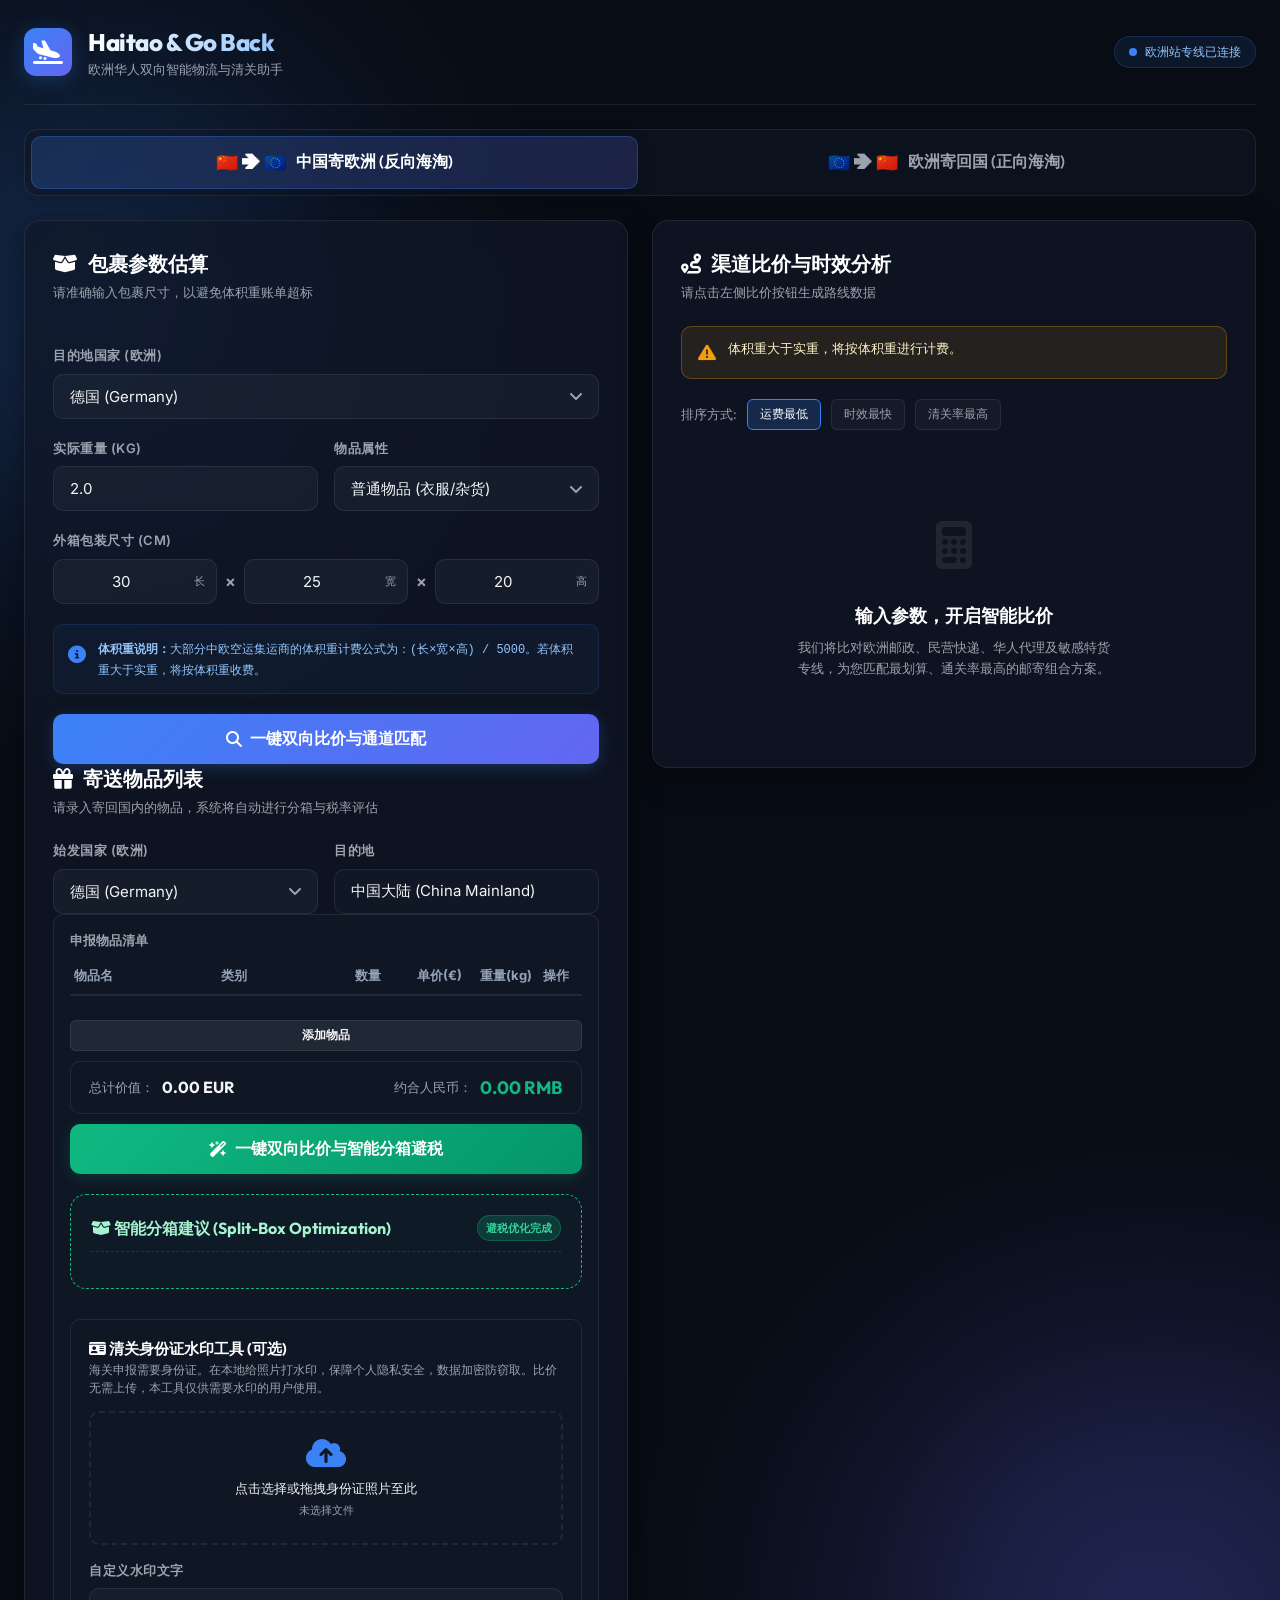
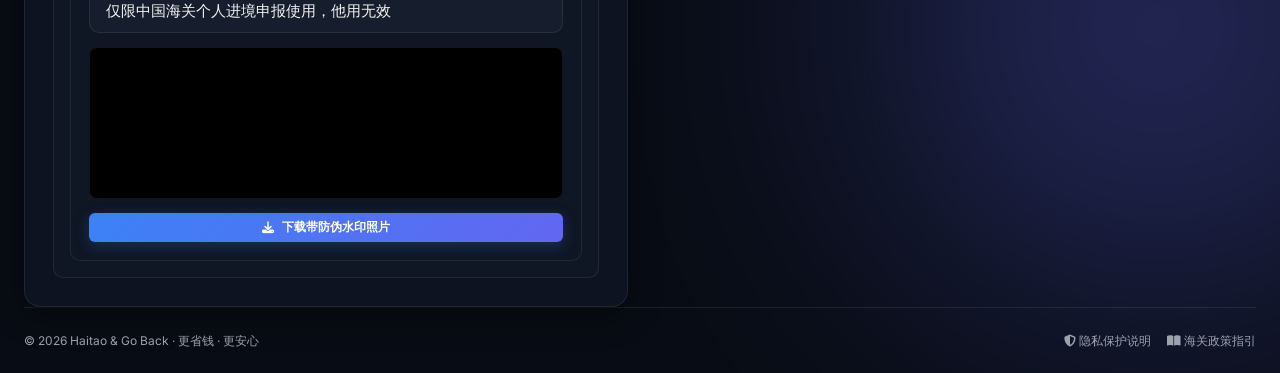
<file: index.html>
<!DOCTYPE html>
<html lang="zh-CN">
<head>
    <meta charset="UTF-8">
    <meta name="viewport" content="width=device-width, initial-scale=1.0">
    <title>Haitao & Go Back - 欧洲华人双向转运与清关比价智能工具</title>
    <!-- Google Fonts -->
    <link rel="preconnect" href="https://fonts.googleapis.com">
    <link rel="preconnect" href="https://fonts.gstatic.com" crossorigin>
    <link href="https://fonts.googleapis.com/css2?family=Inter:wght@300;400;500;600;700&family=Outfit:wght@400;500;600;700;800&display=swap" rel="stylesheet">
    <!-- FontAwesome for icons -->
    <link rel="stylesheet" href="https://cdnjs.cloudflare.com/ajax/libs/font-awesome/6.4.0/css/all.min.css">
    <link rel="stylesheet" href="style.css">
</head>
<body>
    <div class="background-decor blur-circle-1"></div>
    <div class="background-decor blur-circle-2"></div>

    <div class="app-container">
        <!-- Header -->
        <header class="app-header">
            <div class="logo-area">
                <div class="logo-icon"><i class="fa-solid fa-plane-arrival"></i></div>
                <div class="logo-text">
                    <h1>Haitao & Go Back</h1>
                    <p>欧洲华人双向智能物流与清关助手</p>
                </div>
            </div>
            <div class="header-badge">
                <span class="pulse-indicator"></span>
                <span>欧洲站专线已连接</span>
            </div>
        </header>

        <!-- Navigation Tabs -->
        <div class="mode-tabs">
            <button class="tab-btn active" id="tab-c2e" onclick="switchMode('c2e')">
                <span class="flag-icon">🇨🇳 ➔ 🇪🇺</span>
                <span class="tab-title">中国寄欧洲 (反向海淘)</span>
            </button>
            <button class="tab-btn" id="tab-e2c" onclick="switchMode('e2c')">
                <span class="flag-icon">🇪🇺 ➔ 🇨🇳</span>
                <span class="tab-title">欧洲寄回国 (正向海淘)</span>
            </button>
        </div>

        <main class="main-content">
            <!-- LEFT PANEL: Inputs (Changes Dynamically) -->
            <section class="panel input-panel">
                <!-- Mode 1: China to Europe Form -->
                <div id="form-c2e" class="mode-form active">
                    <div class="panel-header">
                        <h2><i class="fa-solid fa-box-open"></i> 包裹参数估算</h2>
                        <p>请准确输入包裹尺寸，以避免体积重账单超标</p>
                    </div>

                    <div class="form-group">
                        <label for="c2e-country">目的地国家 (欧洲)</label>
                        <div class="select-wrapper">
                            <select id="c2e-country">
                                <optgroup label="西欧 / 中欧 (Central & Western Europe)">
                                    <option value="DE">德国 (Germany)</option>
                                    <option value="FR">法国 (France)</option>
                                    <option value="GB">英国 (United Kingdom)</option>
                                    <option value="NL">荷兰 (Netherlands)</option>
                                    <option value="BE">比利时 (Belgium)</option>
                                    <option value="CH">瑞士 (Switzerland)</option>
                                    <option value="AT">奥地利 (Austria)</option>
                                    <option value="IE">爱尔兰 (Ireland)</option>
                                </optgroup>
                                <optgroup label="北欧 (Northern Europe)">
                                    <option value="DK">丹麦 (Denmark)</option>
                                    <option value="SE">瑞典 (Sweden)</option>
                                    <option value="NO">挪威 (Norway)</option>
                                    <option value="FI">芬兰 (Finland)</option>
                                    <option value="IS">冰岛 (Iceland)</option>
                                </optgroup>
                                <optgroup label="南欧 (Southern Europe)">
                                    <option value="IT">意大利 (Italy)</option>
                                    <option value="ES">西班牙 (Spain)</option>
                                    <option value="PT">葡萄牙 (Portugal)</option>
                                    <option value="GR">希腊 (Greece)</option>
                                </optgroup>
                                <optgroup label="东欧 (Eastern Europe)">
                                    <option value="PL">波兰 (Poland)</option>
                                    <option value="CZ">捷克 (Czech Republic)</option>
                                    <option value="HU">匈牙利 (Hungary)</option>
                                </optgroup>
                            </select>
                        </div>
                    </div>

                    <div class="form-row">
                        <div class="form-group col-6">
                            <label for="c2e-weight">实际重量 (kg)</label>
                            <input type="number" id="c2e-weight" placeholder="如: 2.5" step="0.1" min="0.1" value="2.0">
                        </div>
                        <div class="form-group col-6">
                            <label for="c2e-cargo-type">物品属性</label>
                            <div class="select-wrapper">
                                <select id="c2e-cargo-type">
                                    <option value="normal">普通物品 (衣服/杂货)</option>
                                    <option value="food">食品/非处方药 (特货专线)</option>
                                    <option value="battery">带电数码/电池 (磁检线)</option>
                                    <option value="luxury">轻奢品/大牌 (税金保障线)</option>
                                </select>
                            </div>
                        </div>
                    </div>

                    <div class="form-group">
                        <label>外箱包装尺寸 (cm)</label>
                        <div class="dim-inputs">
                            <div class="dim-field">
                                <input type="number" id="c2e-length" placeholder="长" value="30">
                                <span>长</span>
                            </div>
                            <span class="multiply-sign">×</span>
                            <div class="dim-field">
                                <input type="number" id="c2e-width" placeholder="宽" value="25">
                                <span>宽</span>
                            </div>
                            <span class="multiply-sign">×</span>
                            <div class="dim-field">
                                <input type="number" id="c2e-height" placeholder="高" value="20">
                                <span>高</span>
                            </div>
                        </div>
                    </div>

                    <div class="helper-box">
                        <div class="helper-icon"><i class="fa-solid fa-circle-info"></i></div>
                        <div class="helper-text">
                            <p><strong>体积重说明：</strong>大部分中欧空运集运商的体积重计费公式为：<code>(长×宽×高) / 5000</code>。若体积重大于实重，将按体积重收费。</p>
                        </div>
                    </div>

                    <button class="btn-primary" onclick="calculateChinaToEurope()">
                        <i class="fa-solid fa-magnifying-glass"></i> 一键双向比价与通道匹配
                    </button>
                </div>

                <!-- Mode 2: Europe to China Form -->
                <div id="form-e2c" class="mode-form">
                    <div class="panel-header">
                        <h2><i class="fa-solid fa-gift"></i> 寄送物品列表</h2>
                        <p>请录入寄回国内的物品，系统将自动进行分箱与税率评估</p>
                    </div>

                    <div class="form-row">
                        <div class="form-group col-6">
                            <label for="e2c-origin">始发国家 (欧洲)</label>
                            <div class="select-wrapper">
                                <select id="e2c-origin">
                                    <optgroup label="西欧 / 中欧 (Central & Western Europe)">
                                        <option value="DE">德国 (Germany)</option>
                                        <option value="FR">法国 (France)</option>
                                        <option value="GB">英国 (United Kingdom)</option>
                                        <option value="NL">荷兰 (Netherlands)</option>
                                        <option value="BE">比利时 (Belgium)</option>
                                        <option value="CH">瑞士 (Switzerland)</option>
                                        <option value="AT">奥地利 (Austria)</option>
                                        <option value="IE">爱尔兰 (Ireland)</option>
                                    </optgroup>
                                    <optgroup label="北欧 (Northern Europe)">
                                        <option value="DK">丹麦 (Denmark)</option>
                                        <option value="SE">瑞典 (Sweden)</option>
                                        <option value="NO">挪威 (Norway)</option>
                                        <option value="FI">芬兰 (Finland)</option>
                                        <option value="IS">冰岛 (Iceland)</option>
                                    </optgroup>
                                    <optgroup label="南欧 (Southern Europe)">
                                        <option value="IT">意大利 (Italy)</option>
                                        <option value="ES">西班牙 (Spain)</option>
                                        <option value="PT">葡萄牙 (Portugal)</option>
                                        <option value="GR">希腊 (Greece)</option>
                                    </optgroup>
                                    <optgroup label="东欧 (Eastern Europe)">
                                        <option value="PL">波兰 (Poland)</option>
                                        <option value="CZ">捷克 (Czech Republic)</option>
                                        <option value="HU">匈牙利 (Hungary)</option>
                                    </optgroup>
                                </select>
                            </div>
                        </div>
                        <div class="form-group col-6">
                            <label for="e2c-dest">目的地</label>
                            <input type="text" id="e2c-dest" value="中国大陆 (China Mainland)" readonly class="readonly-input">
                        </div>
                    </div>

                    <!-- Dynamic Item Table -->
                    <div class="item-list-container">
                        <label>申报物品清单</label>
                        <div class="item-header-row">
                            <span>物品名</span>
                            <span>类别</span>
                            <span>数量</span>
                            <span>单价(€)</span>
                            <span>重量(kg)</span>   <!-- 新增 -->
                            <span>操作</span>
                        </div>
                        <div id="items-container"></div>
                        <button class="btn-secondary btn-sm" onclick="addItemRow()">添加物品</button>

                    <!-- Live Summary Stat Box -->
                    <div class="summary-stats-box">
                        <div class="stat-item">
                            <span class="stat-label">总计价值：</span>
                            <span class="stat-val" id="total-val-display">0.00 EUR</span>
                        </div>
                        <div class="stat-item">
                            <span class="stat-label">约合人民币：</span>
                            <span class="stat-val Highlight" id="total-cny-display">0.00 RMB</span>
                        </div>
                    </div>

                    <div class="action-buttons-group">
                        <button class="btn-success" onclick="optimizeSplitBox()">
                            <i class="fa-solid fa-wand-magic-sparkles"></i> 一键双向比价与智能分箱避税
                        </button>
                    </div>

                    <!-- Split Box Recommendation Display -->
                    <div id="split-box-result-wrapper" class="split-box-wrapper hide">
                        <div class="split-header">
                            <h3><i class="fa-solid fa-box-open"></i> 智能分箱建议 (Split-Box Optimization)</h3>
                            <span class="badge badge-success">避税优化完成</span>
                        </div>
                        <div id="split-packages-container">
                            <!-- Packages list populated dynamically -->
                        </div>
                    </div>

                    <!-- ID Card Watermark Panel -->
                    <div class="id-uploader-section">
                        <div class="section-title">
                            <h3><i class="fa-solid fa-id-card"></i> 清关身份证水印工具 (可选)</h3>
                            <p>海关申报需要身份证。在本地给照片打水印，保障个人隐私安全，数据加密防窃取。比价无需上传，本工具仅供需要水印的用户使用。</p>
                        </div>
                        
                        <div class="upload-dropzone" onclick="document.getElementById('id-file-input').click()">
                            <i class="fa-solid fa-cloud-arrow-up"></i>
                            <p>点击选择或拖拽身份证照片至此</p>
                            <span class="file-info" id="file-info-text">未选择文件</span>
                            <input type="file" id="id-file-input" accept="image/*" style="display: none;" onchange="handleIDUpload(event)">
                        </div>

                        <div class="watermark-controls hide" id="watermark-controls">
                            <div class="form-group">
                                <label for="watermark-text">自定义水印文字</label>
                                <input type="text" id="watermark-text" value="仅限中国海关个人进境申报使用，他用无效" oninput="drawWatermark()">
                            </div>
                            <div class="canvas-preview-container">
                                <canvas id="watermark-canvas"></canvas>
                            </div>
                            <button class="btn-primary btn-sm" onclick="downloadWatermarkedImage()">
                                <i class="fa-solid fa-download"></i> 下载带防伪水印照片
                            </button>
                        </div>
                    </div>
                </div>
            </section>

            <!-- RIGHT PANEL: Results -->
            <section class="panel results-panel">
                <div class="panel-header">
                    <h2><i class="fa-solid fa-route"></i> 渠道比价与时效分析</h2>
                    <p id="results-subtitle">请点击左侧比价按钮生成路线数据</p>
                </div>

                <!-- Volumetric Weight Alert Box (For Mode 1) -->
                <div id="vol-weight-alert" class="alert-banner hide">
                    <span class="alert-icon"><i class="fa-solid fa-triangle-exclamation"></i></span>
                    <span class="alert-text" id="vol-weight-alert-text">体积重大于实重，将按体积重进行计费。</span>
                </div>

                <!-- Sort & Filter Controls -->
                <div class="sort-controls hide" id="sort-controls-bar">
                    <span>排序方式:</span>
                    <button class="sort-btn active" id="sort-price" onclick="sortRoutes('price')">运费最低</button>
                    <button class="sort-btn" id="sort-time" onclick="sortRoutes('time')">时效最快</button>
                    <button class="sort-btn" id="sort-safety" onclick="sortRoutes('safety')">清关率最高</button>
                </div>

                <div class="routes-container" id="routes-list">
                    <!-- Placeholder visual for initial load -->
                    <div class="empty-state">
                        <div class="empty-icon"><i class="fa-solid fa-calculator"></i></div>
                        <h3>输入参数，开启智能比价</h3>
                        <p>我们将比对欧洲邮政、民营快递、华人代理及敏感特货专线，为您匹配最划算、通关率最高的邮寄组合方案。</p>
                    </div>
                </div>
            </section>
        </main>

        <footer class="app-footer">
            <p>&copy; 2026 Haitao & Go Back · 更省钱 · 更安心</p>
            <div class="footer-links">
                <a href="/privacy.html"target="_blank"><i class="fa-solid fa-shield-halved"></i> 隐私保护说明</a>
                <a href="/customs.html"target="_blank"><i class="fa-solid fa-book-open"></i> 海关政策指引</a>
            </div>
        </footer>
    </div>

    <script src="app.js"></script>
</body>
</html>
</file>
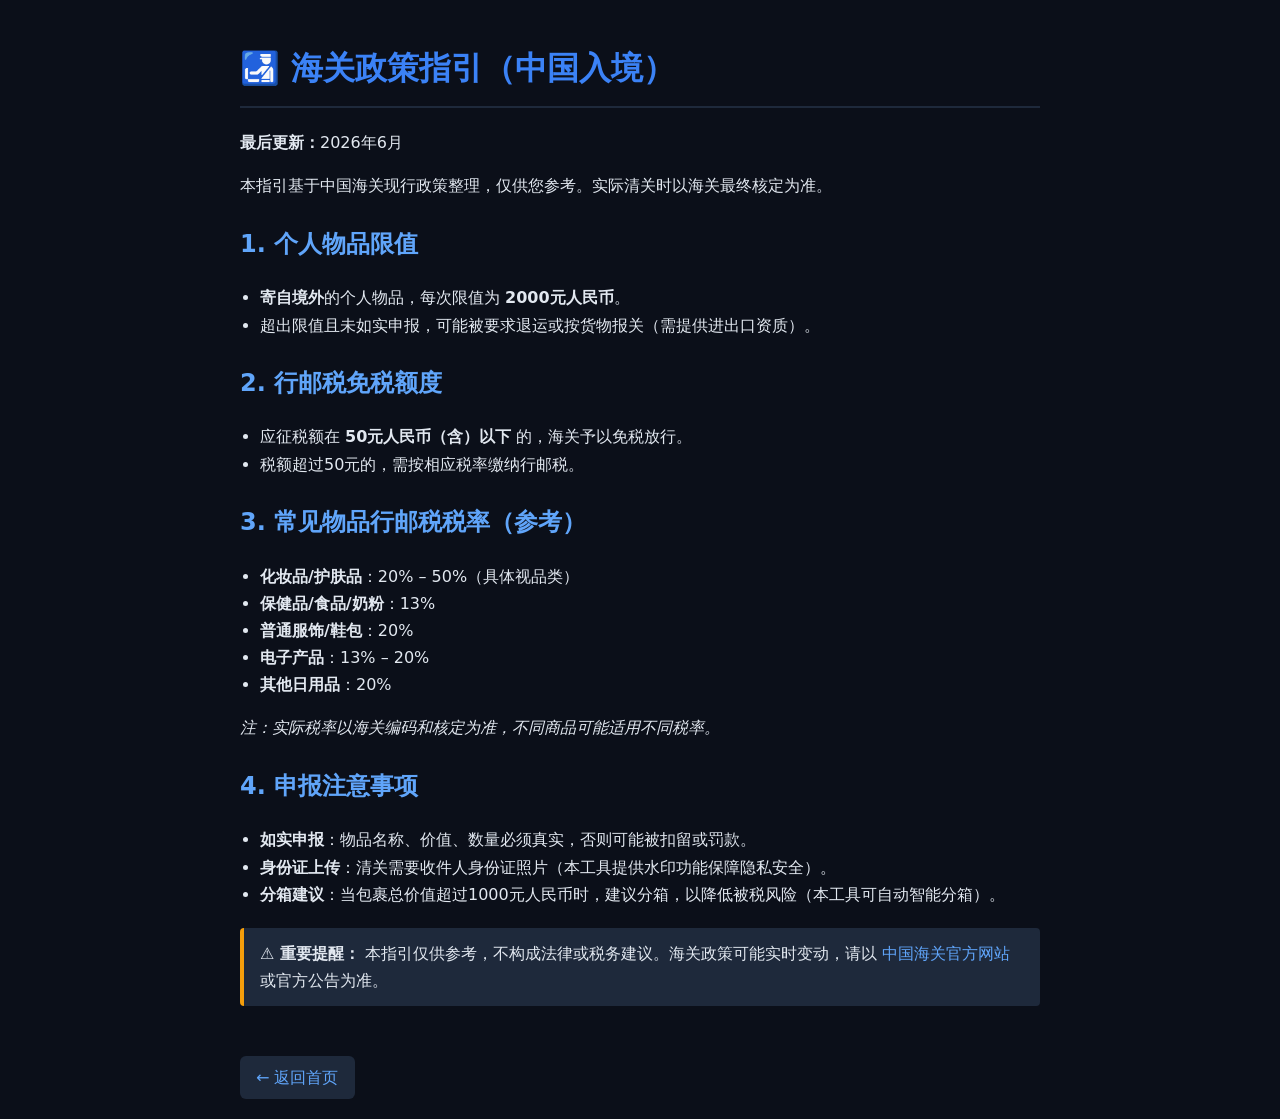
<file: customs.html>
<!DOCTYPE html>
<html lang="zh-CN">
<head>
    <meta charset="UTF-8">
    <meta name="viewport" content="width=device-width, initial-scale=1.0">
    <title>海关政策指引 - Haitao & Go Back</title>
    <style>
        body {
            font-family: system-ui, -apple-system, 'Segoe UI', Roboto, Helvetica, Arial, sans-serif;
            background: #0b0f19;
            color: #e2e8f0;
            padding: 20px;
            max-width: 800px;
            margin: 0 auto;
            line-height: 1.7;
        }
        h1 { color: #3b82f6; border-bottom: 2px solid #1e293b; padding-bottom: 10px; }
        h2 { color: #60a5fa; margin-top: 24px; }
        ul { padding-left: 20px; }
        a { color: #60a5fa; text-decoration: none; }
        a:hover { text-decoration: underline; }
        .back-link { display: inline-block; margin-top: 30px; padding: 8px 16px; background: #1e293b; border-radius: 6px; }
        .back-link:hover { background: #334155; }
        .warning { background: #1e293b; padding: 12px 16px; border-left: 4px solid #f59e0b; margin: 20px 0; border-radius: 4px; }
    </style>
</head>
<body>

    <h1>🛃 海关政策指引（中国入境）</h1>
    <p><strong>最后更新：</strong>2026年6月</p >

    <p>本指引基于中国海关现行政策整理，仅供您参考。实际清关时以海关最终核定为准。</p >

    <h2>1. 个人物品限值</h2>
    <ul>
        <li><strong>寄自境外</strong>的个人物品，每次限值为 <strong>2000元人民币</strong>。</li>
        <li>超出限值且未如实申报，可能被要求退运或按货物报关（需提供进出口资质）。</li>
    </ul>

    <h2>2. 行邮税免税额度</h2>
    <ul>
        <li>应征税额在 <strong>50元人民币（含）以下</strong> 的，海关予以免税放行。</li>
        <li>税额超过50元的，需按相应税率缴纳行邮税。</li>
    </ul>

    <h2>3. 常见物品行邮税税率（参考）</h2>
    <ul>
        <li><strong>化妆品/护肤品</strong>：20% – 50%（具体视品类）</li>
        <li><strong>保健品/食品/奶粉</strong>：13%</li>
        <li><strong>普通服饰/鞋包</strong>：20%</li>
        <li><strong>电子产品</strong>：13% – 20%</li>
        <li><strong>其他日用品</strong>：20%</li>
    </ul>
    <p><em>注：实际税率以海关编码和核定为准，不同商品可能适用不同税率。</em></p >

    <h2>4. 申报注意事项</h2>
    <ul>
        <li><strong>如实申报</strong>：物品名称、价值、数量必须真实，否则可能被扣留或罚款。</li>
        <li><strong>身份证上传</strong>：清关需要收件人身份证照片（本工具提供水印功能保障隐私安全）。</li>
        <li><strong>分箱建议</strong>：当包裹总价值超过1000元人民币时，建议分箱，以降低被税风险（本工具可自动智能分箱）。</li>
    </ul>

    <div class="warning">
        <strong>⚠️ 重要提醒：</strong> 本指引仅供参考，不构成法律或税务建议。海关政策可能实时变动，请以 <a href="http://www.customs.gov.cn" target="_blank">中国海关官方网站</a > 或官方公告为准。
    </div>

    <a href="/" class="back-link">← 返回首页</a >

</body>
</html>
</file>
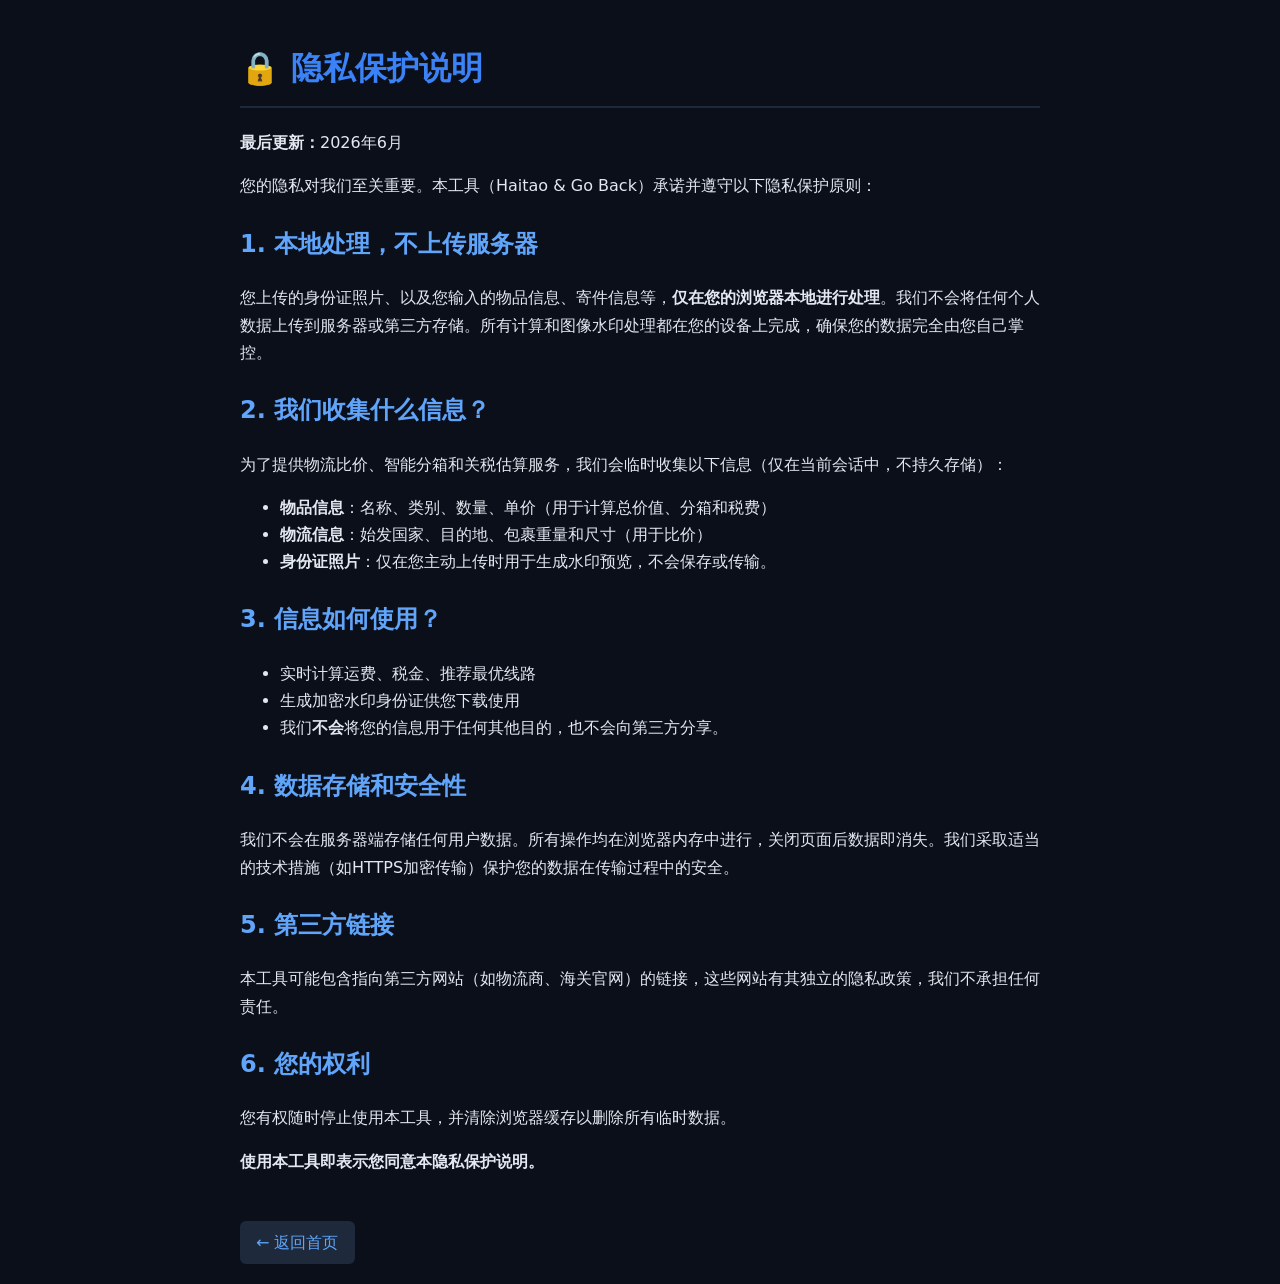
<file: privacy.html>
<!DOCTYPE html>
<html lang="zh-CN">
<head>
    <meta charset="UTF-8">
    <meta name="viewport" content="width=device-width, initial-scale=1.0">
    <title>隐私保护说明 - Haitao & Go Back</title>
    <style>
        body {
            font-family: system-ui, -apple-system, 'Segoe UI', Roboto, Helvetica, Arial, sans-serif;
            background: #0b0f19;
            color: #e2e8f0;
            padding: 20px;
            max-width: 800px;
            margin: 0 auto;
            line-height: 1.7;
        }
        h1 { color: #3b82f6; border-bottom: 2px solid #1e293b; padding-bottom: 10px; }
        h2 { color: #60a5fa; margin-top: 24px; }
        a { color: #60a5fa; text-decoration: none; }
        a:hover { text-decoration: underline; }
        .back-link { display: inline-block; margin-top: 30px; padding: 8px 16px; background: #1e293b; border-radius: 6px; }
        .back-link:hover { background: #334155; }
    </style>
</head>
<body>

    <h1>🔒 隐私保护说明</h1>
    <p><strong>最后更新：</strong>2026年6月</p >

    <p>您的隐私对我们至关重要。本工具（Haitao & Go Back）承诺并遵守以下隐私保护原则：</p >

    <h2>1. 本地处理，不上传服务器</h2>
    <p>您上传的身份证照片、以及您输入的物品信息、寄件信息等，<strong>仅在您的浏览器本地进行处理</strong>。我们不会将任何个人数据上传到服务器或第三方存储。所有计算和图像水印处理都在您的设备上完成，确保您的数据完全由您自己掌控。</p >

    <h2>2. 我们收集什么信息？</h2>
    <p>为了提供物流比价、智能分箱和关税估算服务，我们会临时收集以下信息（仅在当前会话中，不持久存储）：</p >
    <ul>
        <li><strong>物品信息</strong>：名称、类别、数量、单价（用于计算总价值、分箱和税费）</li>
        <li><strong>物流信息</strong>：始发国家、目的地、包裹重量和尺寸（用于比价）</li>
        <li><strong>身份证照片</strong>：仅在您主动上传时用于生成水印预览，不会保存或传输。</li>
    </ul>

    <h2>3. 信息如何使用？</h2>
    <ul>
        <li>实时计算运费、税金、推荐最优线路</li>
        <li>生成加密水印身份证供您下载使用</li>
        <li>我们<strong>不会</strong>将您的信息用于任何其他目的，也不会向第三方分享。</li>
    </ul>

    <h2>4. 数据存储和安全性</h2>
    <p>我们不会在服务器端存储任何用户数据。所有操作均在浏览器内存中进行，关闭页面后数据即消失。我们采取适当的技术措施（如HTTPS加密传输）保护您的数据在传输过程中的安全。</p >

    <h2>5. 第三方链接</h2>
    <p>本工具可能包含指向第三方网站（如物流商、海关官网）的链接，这些网站有其独立的隐私政策，我们不承担任何责任。</p >

    <h2>6. 您的权利</h2>
    <p>您有权随时停止使用本工具，并清除浏览器缓存以删除所有临时数据。</p >

    <p><strong>使用本工具即表示您同意本隐私保护说明。</strong></p >

    <a href="index.html" class="back-link">← 返回首页</a >

</body>
</html>
</file>
<file: style.css>
/* ==========================================
   DESIGN SYSTEM & VARIABLES
   ========================================== */
:root {
    --bg-dark: #080c14;
    --bg-card: rgba(17, 24, 39, 0.7);
    --border-color: rgba(255, 255, 255, 0.08);
    --border-hover: rgba(59, 130, 246, 0.4);
    
    --text-main: #f3f4f6;
    --text-muted: #9ca3af;
    --text-dark: #1f2937;
    
    /* Harmonious Brand Colors */
    --primary: #3b82f6;
    --primary-glow: rgba(59, 130, 246, 0.25);
    --secondary: #6366f1;
    --success: #10b981;
    --success-glow: rgba(16, 185, 129, 0.2);
    --warning: #f59e0b;
    --danger: #ef4444;
    
    --transition-smooth: all 0.3s cubic-bezier(0.4, 0, 0.2, 1);
    --border-radius-lg: 16px;
    --border-radius-md: 10px;
    --font-sans: 'Inter', -apple-system, BlinkMacSystemFont, "Segoe UI", Roboto, sans-serif;
    --font-heading: 'Outfit', sans-serif;
}

/* ==========================================
   RESET & GLOBAL LAYOUT
   ========================================== */
* {
    box-sizing: border-box;
    margin: 0;
    padding: 0;
}

body {
    background-color: var(--bg-dark);
    color: var(--text-main);
    font-family: var(--font-sans);
    line-height: 1.5;
    overflow-x: hidden;
    min-height: 100vh;
    display: flex;
    flex-direction: column;
    justify-content: center;
    position: relative;
}

/* Background Glowing Blurs */
.background-decor {
    position: absolute;
    border-radius: 50%;
    filter: blur(140px);
    z-index: -1;
    pointer-events: none;
    opacity: 0.4;
}

.blur-circle-1 {
    width: 400px;
    height: 400px;
    background: var(--primary);
    top: 5%;
    left: -10%;
}

.blur-circle-2 {
    width: 500px;
    height: 500px;
    background: var(--secondary);
    bottom: 5%;
    right: -10%;
}

/* Container */
.app-container {
    max-width: 1440px;
    width: 100%;
    margin: 0 auto;
    padding: 24px;
    display: flex;
    flex-direction: column;
    min-height: 100vh;
}

/* ==========================================
   HEADER SECTION
   ========================================== */
.app-header {
    display: flex;
    justify-content: space-between;
    align-items: center;
    padding-bottom: 24px;
    border-bottom: 1px solid var(--border-color);
    margin-bottom: 24px;
}

.logo-area {
    display: flex;
    align-items: center;
    gap: 16px;
}

.logo-icon {
    width: 48px;
    height: 48px;
    background: linear-gradient(135deg, var(--primary), var(--secondary));
    border-radius: 12px;
    display: flex;
    align-items: center;
    justify-content: center;
    font-size: 24px;
    color: #fff;
    box-shadow: 0 4px 20px var(--primary-glow);
}

.logo-text h1 {
    font-family: var(--font-heading);
    font-size: 24px;
    font-weight: 800;
    letter-spacing: -0.5px;
    background: linear-gradient(to right, #ffffff, #93c5fd);
    -webkit-background-clip: text;
    -webkit-text-fill-color: transparent;
}

.logo-text p {
    font-size: 13px;
    color: var(--text-muted);
}

.header-badge {
    display: flex;
    align-items: center;
    gap: 8px;
    background: rgba(59, 130, 246, 0.1);
    border: 1px solid rgba(59, 130, 246, 0.2);
    padding: 6px 14px;
    border-radius: 50px;
    font-size: 12px;
    font-weight: 500;
    color: #93c5fd;
}

.pulse-indicator {
    width: 8px;
    height: 8px;
    background-color: var(--primary);
    border-radius: 50%;
    box-shadow: 0 0 0 0 rgba(59, 130, 246, 0.7);
    animation: pulse 1.8s infinite;
}

@keyframes pulse {
    0% {
        transform: scale(0.95);
        box-shadow: 0 0 0 0 rgba(59, 130, 246, 0.7);
    }
    70% {
        transform: scale(1);
        box-shadow: 0 0 0 6px rgba(59, 130, 246, 0);
    }
    100% {
        transform: scale(0.95);
        box-shadow: 0 0 0 0 rgba(59, 130, 246, 0);
    }
}

/* ==========================================
   NAVIGATION TABS
   ========================================== */
.mode-tabs {
    display: flex;
    background: rgba(17, 24, 39, 0.5);
    border: 1px solid var(--border-color);
    padding: 6px;
    border-radius: 14px;
    margin-bottom: 24px;
    gap: 6px;
}

.tab-btn {
    flex: 1;
    background: transparent;
    border: none;
    color: var(--text-muted);
    padding: 14px 20px;
    font-family: var(--font-heading);
    font-size: 16px;
    font-weight: 600;
    border-radius: 10px;
    cursor: pointer;
    display: flex;
    align-items: center;
    justify-content: center;
    gap: 10px;
    transition: var(--transition-smooth);
}

.tab-btn:hover {
    color: var(--text-main);
    background: rgba(255, 255, 255, 0.03);
}

.tab-btn.active {
    color: #ffffff;
    background: linear-gradient(135deg, rgba(59, 130, 246, 0.2), rgba(99, 102, 241, 0.2));
    border: 1px solid rgba(59, 130, 246, 0.3);
    box-shadow: 0 4px 15px rgba(0, 0, 0, 0.2);
}

.flag-icon {
    font-size: 18px;
}

/* ==========================================
   MAIN SYSTEM SECTION - GRID
   ========================================== */
.main-content {
    display: grid;
    grid-template-columns: 1fr 1fr;
    gap: 24px;
    flex: 1;
}

@media (max-width: 1024px) {
    .main-content {
        grid-template-columns: 1fr;
    }
}

.panel {
    background-color: var(--bg-card);
    backdrop-filter: blur(16px);
    -webkit-backdrop-filter: blur(16px);
    border: 1px solid var(--border-color);
    border-radius: var(--border-radius-lg);
    padding: 28px;
    display: flex;
    flex-direction: column;
    box-shadow: 0 8px 32px rgba(0, 0, 0, 0.4);
    height: fit-content;
}

.panel-header {
    margin-bottom: 24px;
}

.panel-header h2 {
    font-family: var(--font-heading);
    font-size: 20px;
    font-weight: 700;
    display: flex;
    align-items: center;
    gap: 10px;
    color: #ffffff;
}

.panel-header p {
    font-size: 13px;
    color: var(--text-muted);
    margin-top: 4px;
}

/* ==========================================
   FORMS & INPUTS
   ========================================== */
.mode-form {
}

.mode-form.active {
    display: flex;
    flex-direction: column;
    gap: 20px;
}

.form-group {
    display: flex;
    flex-direction: column;
    gap: 8px;
}

.form-group label {
    font-size: 13px;
    font-weight: 600;
    color: var(--text-muted);
    letter-spacing: 0.5px;
    text-transform: uppercase;
}

.form-row {
    display: flex;
    gap: 16px;
}

.col-6 {
    flex: 1;
}

input[type="text"],
input[type="number"],
select {
    width: 100%;
    background: rgba(31, 41, 55, 0.5);
    border: 1px solid var(--border-color);
    color: var(--text-main);
    padding: 12px 16px;
    border-radius: var(--border-radius-md);
    font-family: var(--font-sans);
    font-size: 15px;
    outline: none;
    transition: var(--transition-smooth);
}

input:focus,
select:focus {
    border-color: var(--primary);
    box-shadow: 0 0 0 3px var(--primary-glow);
    background: rgba(31, 41, 55, 0.8);
}

.readonly-input {
    background: rgba(31, 41, 55, 0.25) !important;
    color: var(--text-muted);
    cursor: not-allowed;
}

/* Custom Select Arrow Wrapper */
.select-wrapper {
    position: relative;
}

.select-wrapper::after {
    content: '\f107';
    font-family: 'Font Awesome 6 Free';
    font-weight: 900;
    position: absolute;
    right: 16px;
    top: 50%;
    transform: translateY(-50%);
    pointer-events: none;
    color: var(--text-muted);
}

select {
    appearance: none;
    -webkit-appearance: none;
    padding-right: 40px;
}

/* Dimensional input row */
.dim-inputs {
    display: flex;
    align-items: center;
    gap: 8px;
}

.dim-field {
    flex: 1;
    position: relative;
}

.dim-field input {
    text-align: center;
    padding-right: 30px;
}

.dim-field span {
    position: absolute;
    right: 12px;
    top: 50%;
    transform: translateY(-50%);
    font-size: 11px;
    color: var(--text-muted);
    pointer-events: none;
}

.multiply-sign {
    color: var(--text-muted);
    font-weight: bold;
    user-select: none;
}

/* Info helper box */
.helper-box {
    display: flex;
    gap: 12px;
    background: rgba(59, 130, 246, 0.05);
    border: 1px solid rgba(59, 130, 246, 0.15);
    border-radius: var(--border-radius-md);
    padding: 14px;
}

.helper-icon {
    color: var(--primary);
    font-size: 18px;
    margin-top: 2px;
}

.helper-text p {
    font-size: 12px;
    color: #93c5fd;
    line-height: 1.6;
}

/* ==========================================
   BUTTONS
   ========================================== */
button {
    font-family: var(--font-heading);
    font-weight: 600;
    cursor: pointer;
    display: inline-flex;
    align-items: center;
    justify-content: center;
    gap: 8px;
    border: none;
    border-radius: var(--border-radius-md);
    transition: var(--transition-smooth);
}

.btn-primary {
    background: linear-gradient(135deg, var(--primary), var(--secondary));
    color: #ffffff;
    padding: 14px 24px;
    font-size: 16px;
    width: 100%;
    box-shadow: 0 4px 15px var(--primary-glow);
}

.btn-primary:hover {
    transform: translateY(-1px);
    box-shadow: 0 6px 20px rgba(59, 130, 246, 0.4);
}

.btn-secondary {
    background: rgba(255, 255, 255, 0.08);
    border: 1px solid var(--border-color);
    color: var(--text-main);
    padding: 10px 18px;
    font-size: 14px;
}

.btn-secondary:hover {
    background: rgba(255, 255, 255, 0.15);
}

.btn-success {
    background: linear-gradient(135deg, var(--success), #059669);
    color: #ffffff;
    padding: 14px 24px;
    font-size: 16px;
    width: 100%;
    box-shadow: 0 4px 15px var(--success-glow);
}

.btn-success:hover {
    transform: translateY(-1px);
    box-shadow: 0 6px 20px rgba(16, 185, 129, 0.4);
}

.btn-sm {
    padding: 6px 12px;
    font-size: 12px;
    border-radius: 6px;
}

.action-buttons-group {
    display: flex;
    gap: 12px;
}

/* ==========================================
   DYNAMIC ITEM LIST (EUROPE ➔ CHINA)
   ========================================== */
.item-list-container {
    display: flex;
    flex-direction: column;
    gap: 10px;
    border: 1px solid var(--border-color);
    border-radius: var(--border-radius-md);
    padding: 16px;
    background: rgba(31, 41, 55, 0.2);
}

.item-list-container > label {
    font-size: 13px;
    font-weight: 600;
    color: var(--text-muted);
}

.item-header-row,
.item-row {
    display: grid;
    grid-template-columns: 2fr 2fr 1fr 1fr 1fr 0.6fr;
    gap: 6px;
    align-items: center;
    padding: 6px 4px;
}

.item-header-row {
    font-weight: bold;
    color: #94a3b8;
    font-size: 13px;
    border-bottom: 1px solid #1e293b;
}

.item-row input,
.item-row select {
    width: 100%;
    padding: 6px 8px;
    border-radius: 4px;
    border: 1px solid #334155;
    background: #0f172a;
    color: #e2e8f0;
    font-size: 14px;
    box-sizing: border-box;
}

.item-row .btn-delete-row {
    background: none;
    border: none;
    color: #ef4444;
    cursor: pointer;
    font-size: 16px;
}

.btn-delete-row {
    background: transparent;
    color: var(--danger);
    font-size: 16px;
    height: 38px;
    width: 38px;
    border-radius: 6px;
}

.btn-delete-row:hover {
    background: rgba(239, 68, 68, 0.15);
}

.summary-stats-box {
    display: flex;
    justify-content: space-between;
    background: rgba(17, 24, 39, 0.6);
    border: 1px solid var(--border-color);
    padding: 12px 18px;
    border-radius: var(--border-radius-md);
}

.stat-item {
    display: flex;
    align-items: center;
    gap: 8px;
}

.stat-label {
    font-size: 13px;
    color: var(--text-muted);
}

.stat-val {
    font-weight: 700;
    font-family: var(--font-heading);
}

.stat-val.Highlight {
    color: var(--success);
    font-size: 18px;
}

/* ==========================================
   SPLIT-BOX RESULTS (EUROPE ➔ CHINA)
   ========================================== */
.split-box-wrapper {
    border: 1px dashed var(--success);
    background: rgba(16, 185, 129, 0.03);
    border-radius: var(--border-radius-lg);
    padding: 20px;
    margin-top: 10px;
    animation: fadeIn 0.4s ease-out;
}

.split-header {
    display: flex;
    justify-content: space-between;
    align-items: center;
    margin-bottom: 16px;
    padding-bottom: 10px;
    border-bottom: 1px dashed rgba(16, 185, 129, 0.25);
}

.split-header h3 {
    font-family: var(--font-heading);
    font-size: 16px;
    color: #a7f3d0;
}

.badge {
    font-size: 11px;
    padding: 4px 8px;
    border-radius: 50px;
    font-weight: 600;
}

.badge-success {
    background: rgba(16, 185, 129, 0.2);
    color: #34d399;
    border: 1px solid rgba(16, 185, 129, 0.3);
}

.packages-container {
    display: flex;
    flex-direction: column;
    gap: 16px;
}

.package-card {
    background: rgba(17, 24, 39, 0.8);
    border: 1px solid rgba(16, 185, 129, 0.2);
    border-radius: var(--border-radius-md);
    padding: 16px;
}

.package-title {
    display: flex;
    justify-content: space-between;
    font-family: var(--font-heading);
    font-weight: 700;
    font-size: 14px;
    color: #ffffff;
    margin-bottom: 8px;
}

.package-items-list {
    font-size: 12px;
    color: var(--text-muted);
    list-style-type: square;
    margin-left: 18px;
    margin-bottom: 10px;
}

.package-footer {
    display: flex;
    justify-content: space-between;
    font-size: 12px;
    padding-top: 8px;
    border-top: 1px solid rgba(255, 255, 255, 0.05);
}

.tax-indicator {
    color: #fca5a5;
}

.tax-free {
    color: #34d399;
    font-weight: 600;
}

/* ==========================================
   ID CARD WATERMARK SECTION
   ========================================== */
.id-uploader-section {
    border: 1px solid var(--border-color);
    background: rgba(17, 24, 39, 0.4);
    border-radius: var(--border-radius-md);
    padding: 18px;
    margin-top: 20px;
}

.id-uploader-section .section-title h3 {
    font-family: var(--font-heading);
    font-size: 15px;
    color: #ffffff;
}

.id-uploader-section .section-title p {
    font-size: 12px;
    color: var(--text-muted);
    margin-bottom: 14px;
}

.upload-dropzone {
    border: 2px dashed var(--border-color);
    border-radius: var(--border-radius-md);
    padding: 24px;
    text-align: center;
    cursor: pointer;
    transition: var(--transition-smooth);
}

.upload-dropzone:hover {
    border-color: var(--primary);
    background: rgba(59, 130, 246, 0.03);
}

.upload-dropzone i {
    font-size: 32px;
    color: var(--primary);
    margin-bottom: 10px;
}

.upload-dropzone p {
    font-size: 13px;
    font-weight: 500;
}

.file-info {
    font-size: 11px;
    color: var(--text-muted);
    margin-top: 4px;
    display: block;
}

.watermark-controls {
    margin-top: 16px;
    display: flex;
    flex-direction: column;
    gap: 14px;
}

.canvas-preview-container {
    width: 100%;
    max-height: 250px;
    border: 1px solid var(--border-color);
    border-radius: 8px;
    overflow: hidden;
    display: flex;
    justify-content: center;
    align-items: center;
    background: #000;
}

#watermark-canvas {
    max-width: 100%;
    max-height: 100%;
    object-fit: contain;
}

/* ==========================================
   RESULTS PANEL (RIGHT SIDE)
   ========================================== */
.alert-banner {
    display: flex;
    gap: 12px;
    background: rgba(245, 158, 11, 0.1);
    border: 1px solid rgba(245, 158, 11, 0.3);
    padding: 12px 16px;
    border-radius: var(--border-radius-md);
    margin-bottom: 20px;
    animation: slideDown 0.3s ease-out;
}

.alert-banner.hide {
}

.alert-icon {
    color: var(--warning);
    font-size: 18px;
}

.alert-text {
    font-size: 13px;
    color: #fef3c7;
}

/* Sort Bar */
.sort-controls {
    display: flex;
    align-items: center;
    gap: 10px;
    margin-bottom: 20px;
    font-size: 13px;
    color: var(--text-muted);
}

.sort-btn {
    background: rgba(255, 255, 255, 0.03);
    border: 1px solid var(--border-color);
    color: var(--text-muted);
    padding: 6px 12px;
    border-radius: 6px;
    font-size: 12px;
    font-weight: 500;
}

.sort-btn.active,
.sort-btn:hover {
    color: #ffffff;
    background: rgba(59, 130, 246, 0.2);
    border-color: var(--primary);
}

/* Routes List */
.routes-container {
    display: flex;
    flex-direction: column;
    gap: 16px;
    flex: 1;
}

.route-card {
    background: rgba(31, 41, 55, 0.3);
    border: 1px solid var(--border-color);
    border-radius: var(--border-radius-md);
    padding: 20px;
    display: flex;
    justify-content: space-between;
    align-items: center;
    position: relative;
    overflow: hidden;
    transition: var(--transition-smooth);
}

.route-card:hover {
    transform: translateY(-2px);
    border-color: var(--border-hover);
    box-shadow: 0 6px 20px rgba(59, 130, 246, 0.15);
    background: rgba(31, 41, 55, 0.5);
}

.route-card::before {
    content: '';
    position: absolute;
    top: 0;
    left: 0;
    width: 4px;
    height: 100%;
    background: var(--primary);
}

.route-card.cheapest::before {
    background: var(--success);
}

.route-card.fastest::before {
    background: var(--secondary);
}

.route-tag {
    position: absolute;
    top: 0;
    right: 0;
    background: var(--primary);
    color: #fff;
    font-size: 10px;
    font-weight: 700;
    padding: 3px 10px;
    border-bottom-left-radius: 8px;
    text-transform: uppercase;
}

.route-tag.tag-cheapest {
    background: var(--success);
}

.route-tag.tag-fastest {
    background: var(--secondary);
}

.route-main-info {
    display: flex;
    flex-direction: column;
    gap: 6px;
    flex: 2;
}

.carrier-name {
    font-family: var(--font-heading);
    font-size: 17px;
    font-weight: 700;
    color: #ffffff;
    display: flex;
    align-items: center;
    gap: 8px;
}

.route-type-badge {
    font-size: 10px;
    background: rgba(255, 255, 255, 0.08);
    padding: 2px 6px;
    border-radius: 4px;
    color: var(--text-muted);
}

.route-meta {
    display: flex;
    gap: 16px;
    font-size: 12px;
    color: var(--text-muted);
}

.route-meta span i {
    margin-right: 4px;
}

.route-safety-badge {
    color: #34d399;
    font-weight: 600;
}

.route-safety-badge.warning {
    color: var(--warning);
}

.route-timing-info {
    text-align: center;
    flex: 1;
}

.delivery-days {
    font-size: 20px;
    font-weight: 800;
    color: #ffffff;
    font-family: var(--font-heading);
}

.delivery-days-label {
    font-size: 11px;
    color: var(--text-muted);
}

.route-pricing-info {
    text-align: right;
    flex: 1;
}

.route-price {
    font-size: 24px;
    font-weight: 800;
    color: var(--success);
    font-family: var(--font-heading);
}

.route-price-details {
    font-size: 11px;
    color: var(--text-muted);
}

/* Empty State / Initial Placeholder */
.empty-state {
    display: flex;
    flex-direction: column;
    align-items: center;
    justify-content: center;
    text-align: center;
    padding: 60px 20px;
    color: var(--text-muted);
    flex: 1;
}

.empty-icon {
    font-size: 48px;
    color: var(--border-color);
    margin-bottom: 20px;
}

.empty-state h3 {
    font-family: var(--font-heading);
    font-size: 18px;
    color: #ffffff;
    margin-bottom: 8px;
}

.empty-state p {
    font-size: 13px;
    max-width: 320px;
    line-height: 1.6;
}

/* ==========================================
   FOOTER SECTION
   ========================================== */
.app-footer {
    margin-top: auto;
    padding-top: 24px;
    border-top: 1px solid var(--border-color);
    display: flex;
    justify-content: space-between;
    align-items: center;
    color: var(--text-muted);
    font-size: 12px;
}

.footer-links {
    display: flex;
    gap: 16px;
}

.footer-links a {
    color: var(--text-muted);
    text-decoration: none;
    transition: var(--transition-smooth);
}

.footer-links a:hover {
    color: var(--primary);
}

/* Helper Utilities */
.hide {
}

/* Animation utilities */
@keyframes fadeIn {
    from { opacity: 0; transform: translateY(6px); }
    to { opacity: 1; transform: translateY(0); }
}

@keyframes slideDown {
    from { opacity: 0; transform: translateY(-10px); }
    to { opacity: 1; transform: translateY(0); }
}
/* ===== 手机屏幕优化 ===== */
@media screen and (max-width: 768px) {
    /* 主要容器改为上下排列（可保留默认，但加强控制） */
    .main-container {
        flex-direction: column; /* 强制上下排列 */
        padding: 10px;
    }
    
    /* 左右区域都占满宽度 */
    .left-panel, .right-panel {
        width: 100% !important;
        margin: 5px 0;
        padding: 10px;
    }
    
    /* 输入框占满宽度 */
    input, select, .input-group {
        width: 100% !important;
        box-sizing: border-box;
        font-size: 16px; /* 防止 iOS 自动放大 */
        padding: 10px;
        margin-bottom: 8px;
    }
    
    /* 表格单元格改为块级显示，使每个字段单独一行 */
    .item-row {
        display: block;
        margin-bottom: 15px;
        border-bottom: 1px solid #eee;
        padding-bottom: 10px;
    }
    .item-row input, .item-row select {
        width: 100%;
        margin: 4px 0;
    }
    
    /* 按钮更大，方便点击 */
    .btn, button {
        width: 100%;
        padding: 14px;
        font-size: 18px;
    }
    
    /* 减小标题字体 */
    h1, h2 {
        font-size: 1.4rem;
    }
    
    /* 调整卡片内边距 */
    .card {
        padding: 12px;
    }
}
/* ===== 物品列表横向排列 ===== */
.item-header-row,
.item-row {
    display: grid;
    grid-template-columns: 2fr 1.8fr 0.8fr 0.8fr 0.8fr 0.5fr;
    gap: 6px;
    align-items: center;
    padding: 6px 4px;
    width: 100%;
    box-sizing: border-box;
}

.item-header-row {
    font-weight: bold;
    color: #94a3b8;
    font-size: 13px;
    border-bottom: 2px solid #1e293b;
    padding-bottom: 8px;
    margin-bottom: 4px;
}

.item-row {
    border-bottom: 1px solid #1e293b;
    padding: 6px 4px;
}

/* 让输入框占满网格单元格 */
.item-row input,
.item-row select {
    width: 100%;
    padding: 6px 8px;
    border-radius: 4px;
    border: 1px solid #334155;
    background: #0f172a;
    color: #e2e8f0;
    font-size: 14px;
    box-sizing: border-box;
}

/* 删除按钮样式 */
.item-row .btn-delete-row {
    background: none;
    border: none;
    color: #ef4444;
    cursor: pointer;
    font-size: 16px;
    padding: 4px 8px;
    text-align: center;
}

/* 让 select 和其他输入框对齐 */
.item-row .select-wrapper {
    width: 100%;
}

/* ===== 手机屏幕适配 ===== */
@media screen and (max-width: 768px) {
    .item-header-row,
    .item-row {
        grid-template-columns: 1.5fr 1.5fr 0.8fr 0.8fr 0.8fr 0.5fr;
        gap: 4px;
        font-size: 12px;
    }
    .item-row input,
    .item-row select {
        font-size: 12px;
        padding: 4px 6px;
    }
}
/* ===== 卡片式物品列表 ===== */
.cards-container {
    display: flex;
    flex-direction: column;
    gap: 16px;
    margin: 12px 0;
}

.item-card {
    background: #1e293b;
    border-radius: 12px;
    padding: 16px;
    border: 1px solid #334155;
    display: flex;
    flex-direction: column;
    gap: 12px;
}

.card-row {
    display: flex;
    align-items: center;
    gap: 12px;
}

.card-row label {
    width: 70px;
    font-weight: 600;
    color: #94a3b8;
    font-size: 14px;
    flex-shrink: 0;
}

.card-row input,
.card-row select {
    flex: 1;
    padding: 8px 12px;
    border-radius: 6px;
    border: 1px solid #334155;
    background: #0f172a;
    color: #e2e8f0;
    font-size: 14px;
    min-width: 0;
    width: 100%;
}

.card-row input:focus,
.card-row select:focus {
    outline: 2px solid #3b82f6;
    border-color: transparent;
}

.item-card .btn-delete-row {
    align-self: flex-end;
    background: none;
    border: none;
    color: #ef4444;
    cursor: pointer;
    font-size: 14px;
    padding: 4px 8px;
    border-radius: 4px;
    transition: 0.2s;
}

.item-card .btn-delete-row:hover {
    background: #2d1a1a;
}

/* 手机优化 */
@media screen and (max-width: 768px) {
    .card-row {
        flex-wrap: wrap;
    }
    .card-row label {
        width: 100%;
        font-size: 13px;
    }
    .card-row input,
    .card-row select {
        font-size: 16px; /* 防止 iOS 自动缩放 */
        padding: 10px 12px;
    }
}
/* ===== 卡片式物品列表 ===== */
.cards-container {
    display: flex;
    flex-direction: column;
    gap: 16px;
    margin: 12px 0;
}

.item-card {
    background: #1e293b;
    border-radius: 12px;
    padding: 16px;
    border: 1px solid #334155;
    display: flex;
    flex-direction: column;
    gap: 12px;
}

.card-row {
    display: flex;
    align-items: center;
    gap: 12px;
}

.card-row label {
    width: 70px;
    font-weight: 600;
    color: #94a3b8;
    font-size: 14px;
    flex-shrink: 0;
}

.card-row input,
.card-row select {
    flex: 1;
    padding: 8px 12px;
    border-radius: 6px;
    border: 1px solid #334155;
    background: #0f172a;
    color: #e2e8f0;
    font-size: 14px;
    min-width: 0;
    width: 100%;
}

.card-row input:focus,
.card-row select:focus {
    outline: 2px solid #3b82f6;
    border-color: transparent;
}

.item-card .btn-delete-row {
    align-self: flex-end;
    background: none;
    border: none;
    color: #ef4444;
    cursor: pointer;
    font-size: 14px;
    padding: 4px 8px;
    border-radius: 4px;
    transition: 0.2s;
}

.item-card .btn-delete-row:hover {
    background: #2d1a1a;
}

/* 手机优化 */
@media screen and (max-width: 768px) {
    .card-row {
        flex-wrap: wrap;
    }
    .card-row label {
        width: 100%;
        font-size: 13px;
    }
    .card-row input,
    .card-row select {
        font-size: 16px; /* 防止 iOS 自动缩放 */
        padding: 10px 12px;
    }
}
/* ===== 卡片式物品列表 ===== */
.cards-container {
    display: flex;
    flex-direction: column;
    gap: 16px;
    margin: 12px 0;
}

.item-card {
    background: #1e293b;
    border-radius: 12px;
    padding: 16px;
    border: 1px solid #334155;
    display: flex;
    flex-direction: column;
    gap: 12px;
}

.card-row {
    display: flex;
    align-items: center;
    gap: 12px;
}

.card-row label {
    width: 70px;
    font-weight: 600;
    color: #94a3b8;
    font-size: 14px;
    flex-shrink: 0;
}

.card-row input,
.card-row select {
    flex: 1;
    padding: 8px 12px;
    border-radius: 6px;
    border: 1px solid #334155;
    background: #0f172a;
    color: #e2e8f0;
    font-size: 14px;
    min-width: 0;
    width: 100%;
}

.card-row input:focus,
.card-row select:focus {
    outline: 2px solid #3b82f6;
    border-color: transparent;
}

/* ✅ 删除按钮：放在卡片底部右侧，横向显示 */
.item-card .btn-delete-row {
    align-self: flex-end;        /* 靠右 */
    margin-top: 4px;
    background: none;
    border: none;
    color: #ef4444;
    cursor: pointer;
    font-size: 14px;
    padding: 6px 12px;
    border-radius: 6px;
    transition: 0.2s;
    display: inline-flex;        /* 确保水平排列 */
    align-items: center;
    gap: 6px;
}

.item-card .btn-delete-row:hover {
    background: #2d1a1a;
}

/* 手机优化 */
@media screen and (max-width: 768px) {
    .card-row {
        flex-wrap: wrap;
    }
    .card-row label {
        width: 100%;
        font-size: 13px;
    }
    .card-row input,
    .card-row select {
        font-size: 16px;
        padding: 10px 12px;
    }
    .item-card .btn-delete-row {
        font-size: 16px;
        padding: 8px 16px;
    }
}
/* ===== 卡片删除按钮：右下角横向排列 ===== */
.item-card .btn-delete-row {
    align-self: flex-end;
    margin-top: 6px;
    background: none;
    border: none;
    color: #ef4444;
    cursor: pointer;
    font-size: 14px;
    padding: 6px 14px;
    border-radius: 6px;
    transition: background 0.2s;
    display: inline-flex;
    align-items: center;
    gap: 6px;
}

.item-card .btn-delete-row:hover {
    background: #2d1a1a;
}
/* ===== 强制删除按钮横向排列 ===== */
.item-card .btn-delete-row {
    display: inline-flex !important;
    flex-direction: row !important;
    align-items: center !important;
    gap: 6px !important;
    align-self: flex-end !important;
    background: none !important;
    border: none !important;
    color: #ef4444 !important;
    cursor: pointer !important;
    font-size: 14px !important;
    padding: 6px 14px !important;
    border-radius: 6px !important;
}

.item-card .btn-delete-row:hover {
    background: #2d1a1a !important;
}
/* 强制删除按钮横向排列 */
.item-card .btn-delete-row,
.item-row .btn-delete-row {
    display: inline-flex !important;
    flex-direction: row !important;
    align-items: center !important;
    gap: 4px !important;
    align-self: flex-end !important;
    background: transparent !important;
    border: none !important;
    color: #ef4444 !important;
    cursor: pointer !important;
    font-size: 14px !important;
    padding: 6px 12px !important;
    border-radius: 6px !important;
    width: auto !important;
}

.item-card .btn-delete-row:hover,
.item-row .btn-delete-row:hover {
    background: #2d1a1a !important;
}
</file>
